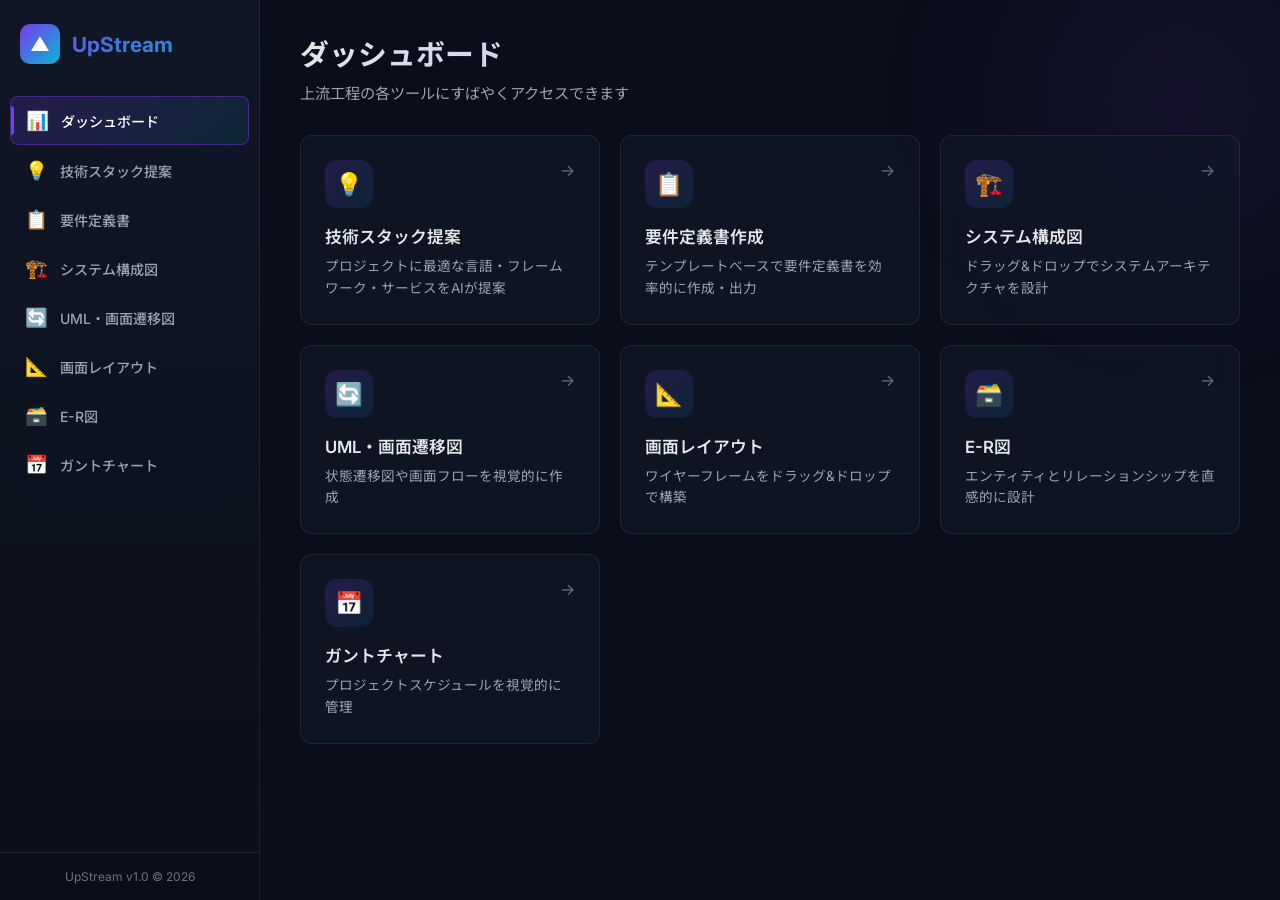
<file: karaage/index.html>
<!DOCTYPE html>
<html lang="ja">
<head>
  <meta charset="UTF-8">
  <meta name="viewport" content="width=device-width, initial-scale=1.0">
  <meta name="description" content="上流工程サポートツール - 要件定義、システム構成図、UML、画面レイアウト、E-R図、ガントチャートを効率的に作成">
  <title>UpStream | 上流工程サポートツール</title>
  <link rel="stylesheet" href="css/style.css">
</head>
<body>
  <!-- Sidebar -->
  <aside class="sidebar">
    <div class="logo">
      <span class="logo-icon">▲</span>
      <span>UpStream</span>
    </div>
    <nav>
      <a data-tool="dashboard" class="active"><span class="nav-icon">📊</span><span>ダッシュボード</span></a>
      <a data-tool="proposal"><span class="nav-icon">💡</span><span>技術スタック提案</span></a>
      <a data-tool="requirements"><span class="nav-icon">📋</span><span>要件定義書</span></a>
      <a data-tool="architecture"><span class="nav-icon">🏗️</span><span>システム構成図</span></a>
      <a data-tool="uml"><span class="nav-icon">🔄</span><span>UML・画面遷移図</span></a>
      <a data-tool="layout"><span class="nav-icon">📐</span><span>画面レイアウト</span></a>
      <a data-tool="erdiagram"><span class="nav-icon">🗃️</span><span>E-R図</span></a>
      <a data-tool="gantt"><span class="nav-icon">📅</span><span>ガントチャート</span></a>
    </nav>
    <div class="sidebar-footer">UpStream v1.0 © 2026</div>
  </aside>

  <!-- Main Content -->
  <main class="main-content">

    <!-- Dashboard -->
    <section id="dashboard" class="tool-section active">
      <div class="section-header">
        <h1>ダッシュボード</h1>
        <p>上流工程の各ツールにすばやくアクセスできます</p>
      </div>
      <div class="card-grid" id="dashboard-cards"></div>
    </section>

    <!-- Proposal -->
    <section id="proposal" class="tool-section">
      <div class="section-header">
        <h1>技術スタック提案</h1>
        <p>プロジェクトの要件に最適なサービス・言語・機能を提案します</p>
      </div>
      <div class="proposal-layout">
        <div class="card" id="proposal-form"></div>
        <div class="card proposal-results" id="proposal-results">
          <h3 style="color:var(--text-dim);text-align:center;padding:60px 0;">← プロジェクト情報を入力して提案を受けましょう</h3>
        </div>
      </div>
    </section>

    <!-- Requirements -->
    <section id="requirements" class="tool-section">
      <div class="section-header">
        <h1>要件定義書</h1>
        <p>テンプレートに沿って要件定義書を作成・エクスポートできます</p>
      </div>
      <div class="toolbar">
        <span class="toolbar-title">要件定義書エディタ</span>
        <button class="btn btn-sm btn-secondary" onclick="app.requirements.addSection()">＋ セクション追加</button>
        <div class="toolbar-sep"></div>
        <button class="btn btn-sm btn-primary" onclick="app.requirements.exportDoc()">📄 エクスポート</button>
      </div>
      <div class="req-editor">
        <div class="req-nav" id="req-nav"></div>
        <div class="req-content" id="req-content"></div>
      </div>
    </section>

    <!-- Architecture -->
    <section id="architecture" class="tool-section">
      <div class="section-header">
        <h1>システム構成図</h1>
        <p>コンポーネントをドラッグ＆ドロップしてシステム構成を設計します</p>
      </div>
      <div class="toolbar">
        <span class="toolbar-title">構成図エディタ</span>
        <button class="btn btn-sm btn-secondary" onclick="app.architecture.clearAll()">🗑 クリア</button>
        <button class="btn btn-sm btn-secondary" onclick="app.architecture.autoLayout()">📐 自動配置</button>
        <div class="toolbar-sep"></div>
        <button class="btn btn-sm btn-primary" onclick="app.architecture.exportSVG()">📥 SVGエクスポート</button>
      </div>
      <div class="diagram-workspace">
        <div class="diagram-palette" id="arch-palette"></div>
        <div class="diagram-canvas" id="arch-canvas">
          <svg class="connections" id="arch-svg"></svg>
        </div>
      </div>
    </section>

    <!-- UML -->
    <section id="uml" class="tool-section">
      <div class="section-header">
        <h1>UML・画面遷移図</h1>
        <p>画面遷移やステートマシンの図を作成します</p>
      </div>
      <div class="toolbar">
        <span class="toolbar-title">UMLエディタ</span>
        <button class="btn btn-sm btn-secondary" onclick="app.uml.clearAll()">🗑 クリア</button>
        <div class="toolbar-sep"></div>
        <button class="btn btn-sm btn-primary" onclick="app.uml.exportSVG()">📥 SVGエクスポート</button>
      </div>
      <div class="diagram-workspace">
        <div class="diagram-palette" id="uml-palette"></div>
        <div class="diagram-canvas" id="uml-canvas">
          <svg class="connections" id="uml-svg"></svg>
        </div>
      </div>
    </section>

    <!-- Layout -->
    <section id="layout" class="tool-section">
      <div class="section-header">
        <h1>画面レイアウト</h1>
        <p>ワイヤーフレームをドラッグ＆ドロップで作成します</p>
      </div>
      <div class="toolbar">
        <span class="toolbar-title">レイアウトエディタ</span>
        <button class="btn btn-sm btn-secondary" onclick="app.layout.clearAll()">🗑 クリア</button>
        <div class="toolbar-sep"></div>
        <button class="btn btn-sm btn-primary" onclick="app.layout.exportPNG()">📥 エクスポート</button>
      </div>
      <div class="diagram-workspace">
        <div class="diagram-palette" id="layout-palette"></div>
        <div class="layout-canvas" id="layout-canvas"></div>
      </div>
    </section>

    <!-- ER Diagram -->
    <section id="erdiagram" class="tool-section">
      <div class="section-header">
        <h1>E-R図</h1>
        <p>エンティティとリレーションシップを視覚的に設計します</p>
      </div>
      <div class="toolbar">
        <span class="toolbar-title">E-R図エディタ</span>
        <button class="btn btn-sm btn-secondary" onclick="app.erdiagram.addEntity()">＋ エンティティ追加</button>
        <button class="btn btn-sm btn-secondary" onclick="app.erdiagram.addRelation()">🔗 リレーション追加</button>
        <button class="btn btn-sm btn-secondary" onclick="app.erdiagram.clearAll()">🗑 クリア</button>
        <div class="toolbar-sep"></div>
        <button class="btn btn-sm btn-primary" onclick="app.erdiagram.exportSVG()">📥 SVGエクスポート</button>
      </div>
      <div class="diagram-canvas" id="er-canvas" style="height:calc(100vh - 240px);">
        <svg class="connections" id="er-svg"></svg>
      </div>
    </section>

    <!-- Gantt -->
    <section id="gantt" class="tool-section">
      <div class="section-header">
        <h1>ガントチャート</h1>
        <p>プロジェクトのスケジュールを視覚的に管理します</p>
      </div>
      <div class="toolbar">
        <span class="toolbar-title">ガントチャート</span>
        <button class="btn btn-sm btn-secondary" onclick="app.gantt.addPhase()">＋ フェーズ追加</button>
        <button class="btn btn-sm btn-secondary" onclick="app.gantt.addTask()">＋ タスク追加</button>
        <div class="toolbar-sep"></div>
        <button class="btn btn-sm btn-primary" onclick="app.gantt.exportCSV()">📥 CSVエクスポート</button>
      </div>
      <div class="gantt-container">
        <div class="gantt-tasks">
          <div class="gantt-tasks-header"><span>タスク名</span><span>開始日</span><span>終了日</span></div>
          <div id="gantt-task-list"></div>
        </div>
        <div class="gantt-timeline">
          <div class="gantt-timeline-header" id="gantt-header"></div>
          <div class="gantt-bars" id="gantt-bars"></div>
        </div>
      </div>
    </section>

  </main>

  <!-- Modal Container -->
  <div id="modal-container"></div>

  <script src="js/core.js"></script>
  <script src="js/proposal.js"></script>
  <script src="js/requirements.js"></script>
  <script src="js/diagram.js"></script>
  <script src="js/layout.js"></script>
  <script src="js/erdiagram.js"></script>
  <script src="js/gantt.js"></script>
</body>
</html>
</file>
<file: karaage/css/style.css>
@import url('https://fonts.googleapis.com/css2?family=Inter:wght@300;400;500;600;700&family=Noto+Sans+JP:wght@300;400;500;700&display=swap');

:root {
  --bg-primary: #0a0e1a;
  --bg-secondary: #111827;
  --bg-card: rgba(17, 24, 39, 0.7);
  --bg-card-hover: rgba(31, 41, 55, 0.8);
  --bg-glass: rgba(255,255,255,0.04);
  --border: rgba(255,255,255,0.08);
  --border-hover: rgba(124,58,237,0.4);
  --accent: #7c3aed;
  --accent-light: #a78bfa;
  --accent2: #06b6d4;
  --accent3: #10b981;
  --warn: #f59e0b;
  --danger: #ef4444;
  --text: #e5e7eb;
  --text-dim: #9ca3af;
  --text-muted: #6b7280;
  --sidebar-w: 260px;
  --radius: 12px;
  --radius-sm: 8px;
  --shadow: 0 8px 32px rgba(0,0,0,0.3);
  --transition: 0.3s cubic-bezier(0.4,0,0.2,1);
}

*, *::before, *::after { box-sizing: border-box; margin: 0; padding: 0; }

html, body {
  height: 100%; font-family: 'Inter','Noto Sans JP',sans-serif;
  background: var(--bg-primary); color: var(--text);
  overflow: hidden;
}

body { display: flex; }

/* Scrollbar */
::-webkit-scrollbar { width: 6px; }
::-webkit-scrollbar-track { background: transparent; }
::-webkit-scrollbar-thumb { background: rgba(255,255,255,0.15); border-radius: 3px; }

/* Sidebar */
.sidebar {
  width: var(--sidebar-w); height: 100vh;
  background: linear-gradient(180deg, rgba(17,24,39,0.95), rgba(10,14,26,0.98));
  border-right: 1px solid var(--border);
  display: flex; flex-direction: column;
  backdrop-filter: blur(20px); z-index: 100;
  flex-shrink: 0;
}

.logo {
  padding: 24px 20px; display: flex; align-items: center; gap: 12px;
  font-size: 1.3rem; font-weight: 700;
  background: linear-gradient(135deg, var(--accent), var(--accent2));
  -webkit-background-clip: text; -webkit-text-fill-color: transparent;
}
.logo-icon {
  width: 40px; height: 40px; border-radius: 10px;
  background: linear-gradient(135deg, var(--accent), var(--accent2));
  display: flex; align-items: center; justify-content: center;
  font-size: 1.2rem; -webkit-text-fill-color: white;
}

.sidebar nav { flex: 1; padding: 8px 10px; display: flex; flex-direction: column; gap: 2px; overflow-y: auto; }

.sidebar nav a {
  display: flex; align-items: center; gap: 12px;
  padding: 12px 14px; border-radius: var(--radius-sm);
  color: var(--text-dim); text-decoration: none;
  font-size: 0.88rem; font-weight: 500;
  transition: var(--transition); cursor: pointer;
  position: relative; overflow: hidden;
}
.sidebar nav a:hover { color: var(--text); background: var(--bg-glass); }
.sidebar nav a.active {
  color: white; background: linear-gradient(135deg, rgba(124,58,237,0.2), rgba(6,182,212,0.1));
  border: 1px solid var(--border-hover);
}
.sidebar nav a.active::before {
  content: ''; position: absolute; left: 0; top: 20%; height: 60%; width: 3px;
  background: var(--accent); border-radius: 0 3px 3px 0;
}
.nav-icon { font-size: 1.15rem; width: 24px; text-align: center; }

.sidebar-footer {
  padding: 16px 20px; border-top: 1px solid var(--border);
  font-size: 0.75rem; color: var(--text-muted); text-align: center;
}

/* Main */
.main-content {
  flex: 1; height: 100vh; overflow-y: auto;
  background: var(--bg-primary);
  position: relative;
}
.main-content::before {
  content: ''; position: fixed; top: -200px; right: -200px;
  width: 600px; height: 600px; border-radius: 50%;
  background: radial-gradient(circle, rgba(124,58,237,0.08), transparent 70%);
  pointer-events: none;
}

.tool-section {
  display: none; padding: 32px 40px;
  animation: fadeIn 0.4s ease;
  min-height: 100vh;
}
.tool-section.active { display: block; }

@keyframes fadeIn { from { opacity: 0; transform: translateY(10px); } to { opacity: 1; transform: translateY(0); } }

/* Section Header */
.section-header {
  margin-bottom: 32px;
}
.section-header h1 {
  font-size: 1.8rem; font-weight: 700; margin-bottom: 8px;
  background: linear-gradient(135deg, var(--text), var(--accent-light));
  -webkit-background-clip: text; -webkit-text-fill-color: transparent;
}
.section-header p { color: var(--text-dim); font-size: 0.95rem; }

/* Cards */
.card {
  background: var(--bg-card); border: 1px solid var(--border);
  border-radius: var(--radius); padding: 24px;
  backdrop-filter: blur(10px); transition: var(--transition);
}
.card:hover { border-color: var(--border-hover); box-shadow: var(--shadow); transform: translateY(-2px); }

.card-grid {
  display: grid; grid-template-columns: repeat(auto-fill, minmax(280px, 1fr));
  gap: 20px;
}

.feature-card {
  cursor: pointer; position: relative; overflow: hidden;
}
.feature-card .card-icon {
  width: 48px; height: 48px; border-radius: 12px;
  display: flex; align-items: center; justify-content: center;
  font-size: 1.4rem; margin-bottom: 16px;
  background: linear-gradient(135deg, rgba(124,58,237,0.2), rgba(6,182,212,0.1));
}
.feature-card h3 { font-size: 1.05rem; font-weight: 600; margin-bottom: 8px; }
.feature-card p { font-size: 0.85rem; color: var(--text-dim); line-height: 1.6; }
.feature-card .card-arrow {
  position: absolute; top: 24px; right: 24px;
  color: var(--text-muted); transition: var(--transition);
}
.feature-card:hover .card-arrow { color: var(--accent); transform: translateX(4px); }

/* Buttons */
.btn {
  display: inline-flex; align-items: center; gap: 8px;
  padding: 10px 20px; border-radius: var(--radius-sm);
  font-size: 0.875rem; font-weight: 500; cursor: pointer;
  border: none; transition: var(--transition); font-family: inherit;
}
.btn-primary {
  background: linear-gradient(135deg, var(--accent), #6d28d9);
  color: white;
}
.btn-primary:hover { box-shadow: 0 4px 20px rgba(124,58,237,0.4); transform: translateY(-1px); }
.btn-secondary {
  background: var(--bg-glass); color: var(--text);
  border: 1px solid var(--border);
}
.btn-secondary:hover { border-color: var(--border-hover); }
.btn-sm { padding: 6px 14px; font-size: 0.8rem; }
.btn-danger { background: rgba(239,68,68,0.15); color: #f87171; border: 1px solid rgba(239,68,68,0.3); }
.btn-success { background: rgba(16,185,129,0.15); color: #34d399; border: 1px solid rgba(16,185,129,0.3); }

/* Form */
.form-group { margin-bottom: 20px; }
.form-group label {
  display: block; font-size: 0.85rem; font-weight: 500;
  color: var(--text-dim); margin-bottom: 6px;
}
.form-input, .form-select, .form-textarea {
  width: 100%; padding: 10px 14px; border-radius: var(--radius-sm);
  background: var(--bg-secondary); border: 1px solid var(--border);
  color: var(--text); font-size: 0.9rem; font-family: inherit;
  transition: var(--transition);
}
.form-input:focus, .form-select:focus, .form-textarea:focus {
  outline: none; border-color: var(--accent);
  box-shadow: 0 0 0 3px rgba(124,58,237,0.15);
}
.form-textarea { resize: vertical; min-height: 100px; }
.form-select { cursor: pointer; }

/* Toolbar */
.toolbar {
  display: flex; align-items: center; gap: 8px;
  padding: 12px 16px; background: var(--bg-card);
  border: 1px solid var(--border); border-radius: var(--radius);
  margin-bottom: 16px; flex-wrap: wrap;
}
.toolbar-sep { width: 1px; height: 24px; background: var(--border); margin: 0 4px; }
.toolbar-title { font-size: 0.85rem; font-weight: 600; margin-right: auto; }

/* Diagram Canvas */
.diagram-workspace {
  display: flex; gap: 16px; height: calc(100vh - 220px);
}
.diagram-palette {
  width: 200px; flex-shrink: 0;
  background: var(--bg-card); border: 1px solid var(--border);
  border-radius: var(--radius); padding: 16px;
  overflow-y: auto;
}
.palette-title { font-size: 0.8rem; font-weight: 600; color: var(--text-dim); margin-bottom: 12px; text-transform: uppercase; letter-spacing: 1px; }
.palette-item {
  display: flex; align-items: center; gap: 10px;
  padding: 10px 12px; border-radius: var(--radius-sm);
  background: var(--bg-glass); border: 1px solid var(--border);
  margin-bottom: 6px; cursor: grab; font-size: 0.85rem;
  transition: var(--transition);
}
.palette-item:hover { border-color: var(--border-hover); background: rgba(124,58,237,0.08); }
.palette-item .p-icon { font-size: 1.1rem; }

.diagram-canvas {
  flex: 1; position: relative;
  background: var(--bg-card); border: 1px solid var(--border);
  border-radius: var(--radius); overflow: hidden;
  background-image:
    radial-gradient(circle, rgba(255,255,255,0.05) 1px, transparent 1px);
  background-size: 24px 24px;
}
.diagram-canvas svg.connections {
  position: absolute; top: 0; left: 0; width: 100%; height: 100%;
  pointer-events: none; z-index: 1;
}

.diagram-node {
  position: absolute; min-width: 120px;
  background: var(--bg-secondary); border: 2px solid var(--border);
  border-radius: var(--radius-sm); padding: 12px 16px;
  cursor: move; z-index: 10; font-size: 0.85rem;
  display: flex; align-items: center; gap: 8px;
  transition: border-color 0.2s, box-shadow 0.2s;
  user-select: none;
}
.diagram-node:hover { border-color: var(--accent); box-shadow: 0 0 20px rgba(124,58,237,0.2); }
.diagram-node.selected { border-color: var(--accent); box-shadow: 0 0 20px rgba(124,58,237,0.3); }
.diagram-node .node-icon { font-size: 1.2rem; }
.diagram-node .node-label { font-weight: 500; white-space: nowrap; }
.node-port {
  position: absolute; width: 12px; height: 12px;
  background: var(--accent); border: 2px solid var(--bg-secondary);
  border-radius: 50%; cursor: crosshair; z-index: 20;
  transition: transform 0.2s;
}
.node-port:hover { transform: scale(1.4); }
.node-port.port-top { top: -6px; left: 50%; transform: translateX(-50%); }
.node-port.port-bottom { bottom: -6px; left: 50%; transform: translateX(-50%); }
.node-port.port-left { left: -6px; top: 50%; transform: translateY(-50%); }
.node-port.port-right { right: -6px; top: 50%; transform: translateY(-50%); }

/* Proposal */
.proposal-layout { display: grid; grid-template-columns: 1fr 1fr; gap: 24px; }
.proposal-results { display: flex; flex-direction: column; gap: 16px; }
.tech-tag {
  display: inline-flex; align-items: center; gap: 6px;
  padding: 4px 12px; border-radius: 20px; font-size: 0.8rem;
  background: rgba(124,58,237,0.15); color: var(--accent-light);
  border: 1px solid rgba(124,58,237,0.3);
}
.tech-tag.lang { background: rgba(6,182,212,0.15); color: var(--accent2); border-color: rgba(6,182,212,0.3); }
.tech-tag.service { background: rgba(16,185,129,0.15); color: var(--accent3); border-color: rgba(16,185,129,0.3); }

/* Requirements */
.req-editor {
  display: grid; grid-template-columns: 250px 1fr; gap: 16px;
  height: calc(100vh - 220px);
}
.req-nav {
  background: var(--bg-card); border: 1px solid var(--border);
  border-radius: var(--radius); padding: 16px; overflow-y: auto;
}
.req-nav-item {
  padding: 10px 14px; border-radius: var(--radius-sm);
  cursor: pointer; font-size: 0.85rem; color: var(--text-dim);
  transition: var(--transition); margin-bottom: 4px;
}
.req-nav-item:hover { background: var(--bg-glass); color: var(--text); }
.req-nav-item.active { background: rgba(124,58,237,0.15); color: var(--accent-light); }
.req-content {
  background: var(--bg-card); border: 1px solid var(--border);
  border-radius: var(--radius); padding: 24px; overflow-y: auto;
}

/* Gantt */
.gantt-container {
  display: flex; height: calc(100vh - 220px);
  background: var(--bg-card); border: 1px solid var(--border);
  border-radius: var(--radius); overflow: hidden;
}
.gantt-tasks {
  width: 300px; flex-shrink: 0; border-right: 1px solid var(--border);
  overflow-y: auto;
}
.gantt-tasks-header {
  display: grid; grid-template-columns: 1fr 80px 80px;
  padding: 12px 16px; font-size: 0.8rem; font-weight: 600;
  color: var(--text-dim); background: var(--bg-secondary);
  border-bottom: 1px solid var(--border);
}
.gantt-task-row {
  display: grid; grid-template-columns: 1fr 80px 80px;
  padding: 10px 16px; font-size: 0.82rem; align-items: center;
  border-bottom: 1px solid var(--border); cursor: pointer;
  transition: var(--transition);
}
.gantt-task-row:hover { background: var(--bg-glass); }
.gantt-task-row.phase {
  background: rgba(124,58,237,0.08); font-weight: 600;
}
.gantt-timeline {
  flex: 1; overflow-x: auto; overflow-y: auto; position: relative;
}
.gantt-timeline-header {
  display: flex; position: sticky; top: 0; z-index: 5;
  background: var(--bg-secondary); border-bottom: 1px solid var(--border);
}
.gantt-day {
  min-width: 36px; text-align: center; padding: 12px 0;
  font-size: 0.7rem; color: var(--text-muted);
  border-right: 1px solid rgba(255,255,255,0.03);
}
.gantt-day.weekend { background: rgba(255,255,255,0.02); }
.gantt-bars { position: relative; }
.gantt-bar-row {
  height: 41px; position: relative;
  border-bottom: 1px solid rgba(255,255,255,0.03);
}
.gantt-bar {
  position: absolute; height: 24px; top: 8px;
  border-radius: 6px; min-width: 20px;
  background: linear-gradient(135deg, var(--accent), #6d28d9);
  cursor: pointer; transition: box-shadow 0.2s;
  display: flex; align-items: center; padding: 0 8px;
  font-size: 0.7rem; color: white; white-space: nowrap; overflow: hidden;
}
.gantt-bar:hover { box-shadow: 0 2px 12px rgba(124,58,237,0.4); }
.gantt-bar.phase-bar {
  background: linear-gradient(135deg, rgba(124,58,237,0.3), rgba(109,40,217,0.3));
  border: 1px solid rgba(124,58,237,0.5); height: 8px; top: 16px; border-radius: 4px;
}

/* Layout Builder */
.layout-workspace { display: flex; gap: 16px; height: calc(100vh - 220px); }
.layout-canvas {
  flex: 1; background: white; border-radius: var(--radius);
  position: relative; overflow: auto;
}
.layout-element {
  position: absolute; border: 2px dashed #cbd5e1;
  background: #f1f5f9; display: flex; align-items: center;
  justify-content: center; font-size: 0.8rem; color: #64748b;
  cursor: move; transition: border-color 0.2s;
}
.layout-element:hover { border-color: var(--accent); }
.layout-element.selected { border-color: var(--accent); border-style: solid; }

/* ER Diagram specific */
.er-entity {
  position: absolute; min-width: 180px;
  background: var(--bg-secondary); border: 2px solid var(--border);
  border-radius: var(--radius-sm); z-index: 10;
  cursor: move; user-select: none;
  transition: border-color 0.2s, box-shadow 0.2s;
}
.er-entity:hover { border-color: var(--accent2); }
.er-entity.selected { border-color: var(--accent2); box-shadow: 0 0 20px rgba(6,182,212,0.2); }
.er-entity-header {
  padding: 10px 14px; font-weight: 600; font-size: 0.85rem;
  background: linear-gradient(135deg, rgba(6,182,212,0.15), rgba(124,58,237,0.1));
  border-bottom: 1px solid var(--border);
  border-radius: var(--radius-sm) var(--radius-sm) 0 0;
}
.er-entity-attrs { padding: 8px 0; }
.er-attr {
  padding: 5px 14px; font-size: 0.8rem; display: flex; gap: 8px;
  color: var(--text-dim);
}
.er-attr .attr-key { color: var(--warn); }
.er-attr .attr-type { color: var(--accent2); margin-left: auto; font-size: 0.75rem; }

/* Stats */
.stats-grid { display: grid; grid-template-columns: repeat(4,1fr); gap: 16px; margin-bottom: 32px; }
.stat-card {
  background: var(--bg-card); border: 1px solid var(--border);
  border-radius: var(--radius); padding: 20px;
}
.stat-card .stat-value {
  font-size: 2rem; font-weight: 700;
  background: linear-gradient(135deg, var(--accent-light), var(--accent2));
  -webkit-background-clip: text; -webkit-text-fill-color: transparent;
}
.stat-card .stat-label { font-size: 0.82rem; color: var(--text-dim); margin-top: 4px; }

/* Modal */
.modal-overlay {
  position: fixed; inset: 0; background: rgba(0,0,0,0.6);
  display: flex; align-items: center; justify-content: center;
  z-index: 1000; backdrop-filter: blur(4px);
  animation: fadeIn 0.2s ease;
}
.modal {
  background: var(--bg-secondary); border: 1px solid var(--border);
  border-radius: var(--radius); padding: 28px; min-width: 400px;
  max-width: 600px; max-height: 80vh; overflow-y: auto;
}
.modal h2 { font-size: 1.2rem; margin-bottom: 20px; }
.modal-actions { display: flex; gap: 10px; justify-content: flex-end; margin-top: 24px; }

/* Toast */
.toast {
  position: fixed; bottom: 24px; right: 24px;
  padding: 14px 20px; border-radius: var(--radius-sm);
  background: var(--bg-secondary); border: 1px solid var(--border);
  color: var(--text); font-size: 0.875rem; z-index: 2000;
  animation: slideUp 0.3s ease;
  box-shadow: var(--shadow);
}
@keyframes slideUp { from { opacity:0; transform: translateY(20px); } to { opacity:1; transform: translateY(0); } }

/* Responsive */
@media (max-width: 1024px) {
  .sidebar { width: 60px; }
  .sidebar nav a span:not(.nav-icon) { display: none; }
  .logo span:not(.logo-icon) { display: none; }
  .logo { padding: 20px 10px; justify-content: center; }
  .proposal-layout { grid-template-columns: 1fr; }
  .stats-grid { grid-template-columns: repeat(2,1fr); }
}
</file>
